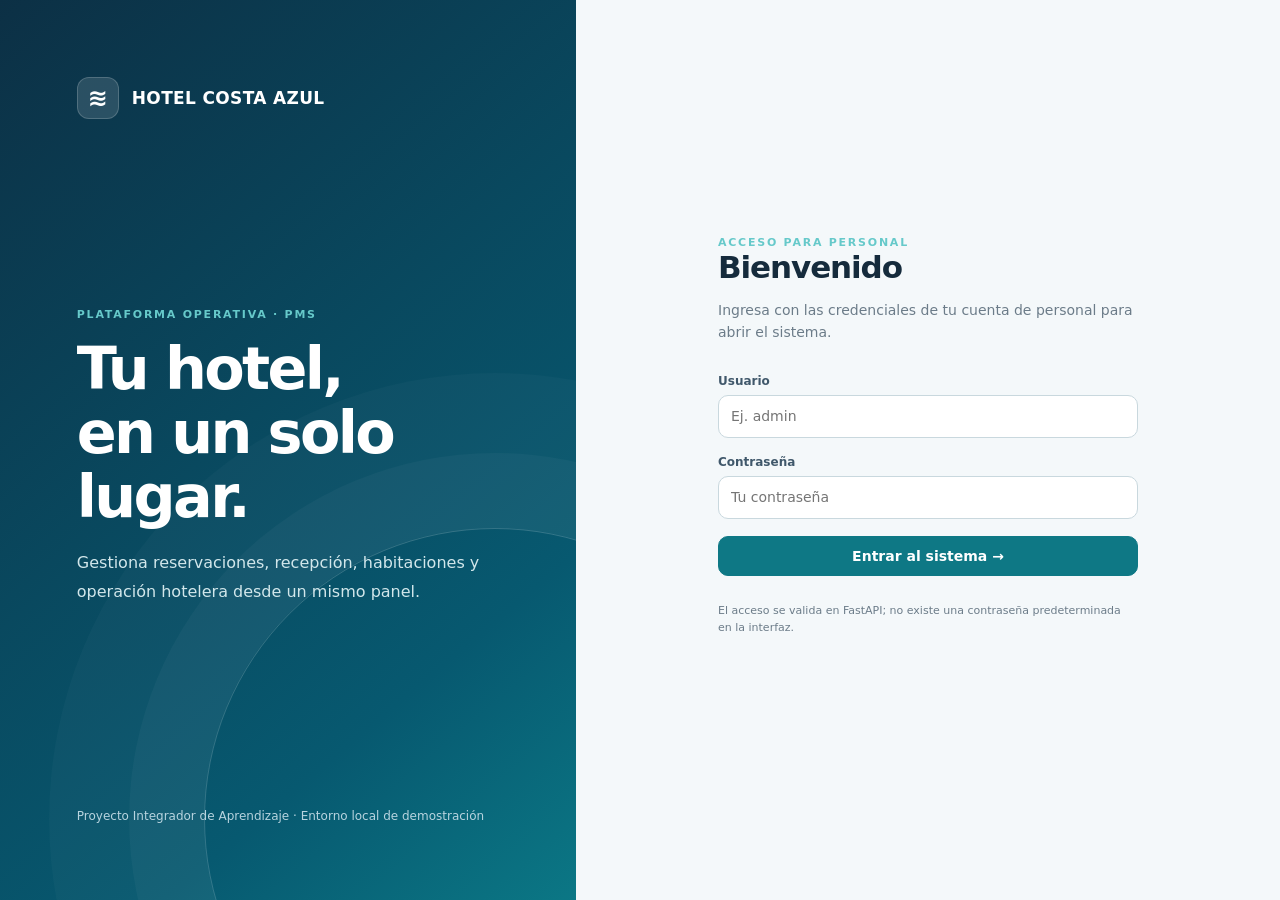
<file: frontend/index.html>
<!DOCTYPE html>
<html lang="es">
<head>
  <meta charset="UTF-8">
  <meta name="viewport" content="width=device-width, initial-scale=1.0">
  <meta name="theme-color" content="#11283b">
  <meta name="description" content="Panel de operación del Hotel Costa Azul. Interfaz de demostración del PIA.">
  <title>Hotel Costa Azul | Sistema PMS</title>
  <link rel="stylesheet" href="styles.css">
  <script defer src="validation.js"></script>
  <script defer src="app.js"></script>
</head>
<body>
  <div id="app" aria-live="polite">
    <div class="boot"><div class="spinner"></div><p>Iniciando Hotel Costa Azul...</p></div>
  </div>
</body>
</html>
</file>
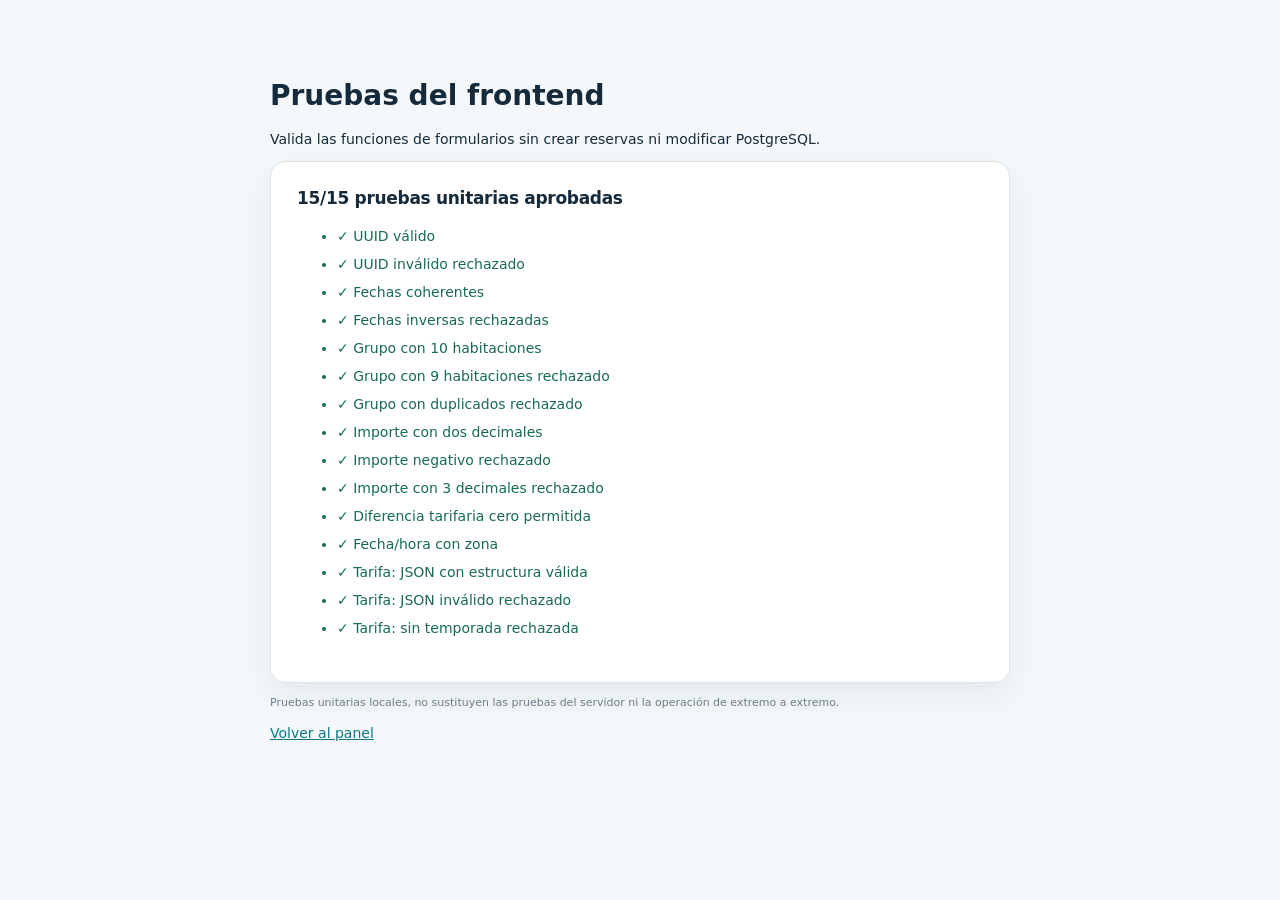
<file: frontend/tests.html>
<!DOCTYPE html>
<html lang="es"><head><meta charset="UTF-8"><meta name="viewport" content="width=device-width, initial-scale=1">
<title>Hotel Costa Azul · pruebas del frontend</title><link rel="stylesheet" href="styles.css"><script defer src="validation.js"></script><script defer src="tests.browser.js"></script></head>
<body><main style="max-width:780px;margin:40px auto;padding:20px"><h1>Pruebas del frontend</h1><p>Valida las funciones de formularios sin crear reservas ni modificar PostgreSQL.</p>
<div id="results" class="panel" role="status">Ejecutando...</div><p class="caption">Pruebas unitarias locales, no sustituyen las pruebas del servidor ni la operación de extremo a extremo.</p><p><a href="index.html">Volver al panel</a></p></main></body></html>
</file>
<file: frontend/styles.css>
:root{color-scheme:light;--ink:#152b3c;--ink2:#43576a;--muted:#6c7c89;--sea:#0e7885;--sea2:#dff2ef;--navy:#102839;--panel:#fff;--line:#dae4e9;--bg:#f4f8fa;--bad:#b53e43;--good:#167357;--warn:#a16b12;--shadow:0 12px 34px rgba(24,49,62,.07);font-family:Inter,"Segoe UI",system-ui,-apple-system,sans-serif;font-synthesis:none}
*{box-sizing:border-box}body{margin:0;color:var(--ink);background:var(--bg);font-size:14px}button,input,select,textarea{font:inherit}button{cursor:pointer}button:disabled{cursor:not-allowed;opacity:.54}a{color:var(--sea)}a:focus-visible,button:focus-visible,input:focus-visible,select:focus-visible,textarea:focus-visible{outline:3px solid #7cd3d7;outline-offset:2px}.boot{display:grid;place-content:center;text-align:center;min-height:85vh;color:var(--muted)}.spinner{width:34px;height:34px;border:3px solid #b8dbdf;border-top-color:var(--sea);border-radius:50%;animation:spin .8s linear infinite;margin:auto}@keyframes spin{to{transform:rotate(360deg)}}
.login-layout{min-height:100vh;display:grid;grid-template-columns:minmax(300px,45%) 1fr}.login-brand{background:linear-gradient(140deg,#0c3045,#075970 75%,#0b7785);color:white;display:flex;flex-direction:column;justify-content:space-between;padding:clamp(32px,6vw,86px);position:relative;overflow:hidden}.login-brand:before{content:"";width:580px;height:580px;border:1px solid rgba(255,255,255,.18);border-radius:50%;position:absolute;right:-210px;bottom:-210px;box-shadow:0 0 0 75px rgba(255,255,255,.03),0 0 0 155px rgba(255,255,255,.025)}.brand-mark{display:flex;align-items:center;gap:13px;font-size:17px;font-weight:800;letter-spacing:.02em}.brand-icon{display:inline-grid;place-items:center;background:rgba(255,255,255,.13);width:42px;height:42px;border:1px solid rgba(255,255,255,.18);border-radius:12px;font-size:24px}.login-slogan{z-index:1;max-width:540px}.eyebrow{font-size:11px;letter-spacing:.16em;text-transform:uppercase;font-weight:800;color:#66c9ca}.login-slogan h1{font-size:clamp(36px,4.6vw,64px);line-height:1.09;letter-spacing:-.045em;margin:16px 0 20px}.login-slogan p{font-size:16px;color:#d2e7eb;line-height:1.8}.login-bottom{font-size:12px;color:#b8d4df;z-index:1}.login-right{display:flex;align-items:center;justify-content:center;padding:30px}.login-card{width:min(100%,420px)}.login-card h2{font-size:31px;letter-spacing:-.035em;margin:0 0 10px}.login-card>p{color:var(--muted);line-height:1.6;margin-bottom:30px}.field{display:grid;gap:7px;min-width:0}.field label{font-size:12px;font-weight:750;color:#40586b}.field small{color:var(--muted)}.field input,.field select,.field textarea,input.control,select.control{border:1px solid #c9d8de;border-radius:10px;min-height:43px;padding:10px 12px;background:#fff;color:#173448;width:100%;outline-color:#4fb6ba}.field textarea{min-height:92px;resize:vertical}.fields{display:grid;grid-template-columns:repeat(auto-fit,minmax(180px,1fr));gap:14px}.fields.one{grid-template-columns:1fr}.form-stack{display:grid;gap:17px}.button,.btn{background:var(--sea);border:1px solid var(--sea);padding:11px 16px;color:#fff;border-radius:10px;font-weight:700;transition:.16s ease;text-decoration:none;display:inline-flex;gap:7px;align-items:center;justify-content:center}.button:hover,.btn:hover{background:#07636c;border-color:#07636c}.button.secondary,.btn.secondary{background:#fff;border-color:#b8d1d4;color:#176875}.button.secondary:hover{background:#f1faf9}.button.ghost,.btn.ghost{background:transparent;border-color:transparent;color:var(--ink2)}.button.ghost:hover{background:#e9f1f3}.button.danger,.btn.danger{background:#a9434b;border-color:#a9434b}.button.small,.btn.small{padding:7px 10px;font-size:12px;border-radius:8px}.button.wide{width:100%}.alert{border-radius:10px;border:1px solid #cfe4e8;padding:12px 14px;background:#f2fafa;color:#1e606a;line-height:1.55}.alert.error{border-color:#f0c6c9;background:#fff1f0;color:#8a2931}.alert.success{border-color:#b9ddce;background:#ebf8f1;color:#176447}.alert.warning{border-color:#ebd8a9;background:#fff9eb;color:#805c1b}.hidden{display:none!important}
.layout{display:flex;min-height:100vh}.sidebar{background:var(--navy);width:252px;min-width:252px;color:#eaf3f5;min-height:100vh;padding:23px 15px;display:flex;flex-direction:column;position:sticky;top:0;height:100vh}.sidebar .brand-mark{font-size:15px;padding:1px 8px 24px}.side-caption{font-size:10px;letter-spacing:.14em;font-weight:800;color:#82a6b4;text-transform:uppercase;margin:19px 14px 8px}.nav-list{display:grid;gap:3px}.nav-item{border:1px solid transparent;border-radius:10px;padding:12px 13px;color:#c5dae1;background:none;text-align:left;display:flex;align-items:center;gap:12px;width:100%;font-weight:650}.nav-item .nav-symbol{width:20px;font-size:17px;text-align:center}.nav-item:hover{background:#1d4156;color:#fff}.nav-item.active{background:#265367;color:#fff;border-color:#397082}.sidebar-spacer{flex:1}.side-account{padding:14px 13px;border:1px solid #3a5664;background:#173646;border-radius:12px}.side-account strong{display:block;margin-bottom:5px}.side-account span{font-size:11px;color:#aed2d9;display:block;overflow-wrap:anywhere}.side-logout{margin-top:12px;width:100%;background:#254656;color:#e5eff1;border:1px solid #375869;border-radius:9px;padding:10px}.side-logout:hover{background:#34576b}.main{flex:1;min-width:0}.topbar{height:76px;background:rgba(255,255,255,.9);border-bottom:1px solid #e3edf0;padding:0 clamp(20px,3vw,42px);display:flex;align-items:center;justify-content:space-between;gap:12px}.topbar strong{font-size:15px}.topbar .subtle{font-size:11px;color:var(--muted)}.top-right{display:flex;gap:10px;align-items:center}.avatar{width:36px;height:36px;border-radius:50%;background:#dcefea;color:#18535c;display:grid;place-items:center;font-weight:900}.status-indicator{display:inline-flex;gap:6px;align-items:center;font-size:11px;color:var(--muted)}.status-indicator i{width:8px;height:8px;border-radius:50%;background:#8bbab7}.content{padding:clamp(20px,3vw,42px);max-width:1380px;margin:auto}.page-heading{margin:0 0 26px}.page-heading h1{font-size:clamp(24px,3vw,33px);margin:0 0 9px;letter-spacing:-.045em}.page-heading p{margin:0;color:var(--muted);line-height:1.6}.stack{display:grid;gap:22px}.row{display:flex;align-items:center;gap:12px;flex-wrap:wrap}.row.end{justify-content:flex-end}.row.between{justify-content:space-between}.cards{display:grid;grid-template-columns:repeat(3,minmax(0,1fr));gap:17px}.metric{background:var(--panel);border:1px solid var(--line);border-radius:15px;padding:20px;box-shadow:var(--shadow)}.metric .micro{font-size:12px;color:var(--muted);font-weight:750}.metric strong{display:block;font-size:29px;font-weight:850;letter-spacing:-.045em;margin-top:12px}.metric .foot{font-size:11px;color:#71909a;margin-top:9px}.panel{background:#fff;border:1px solid var(--line);border-radius:15px;padding:clamp(16px,2.4vw,26px);box-shadow:var(--shadow);min-width:0}.panel h2{font-size:17px;letter-spacing:-.018em;margin:0 0 7px}.panel-desc{color:var(--muted);font-size:12px;margin:0 0 22px;line-height:1.6}.panel h3{font-size:14px;margin:8px 0 17px}.two-col{display:grid;grid-template-columns:minmax(0,1.15fr) minmax(290px,.85fr);gap:20px;align-items:start}.section-divider{border:0;border-top:1px solid var(--line);margin:22px 0}.table-scroll{overflow:auto;border:1px solid #e4edf0;border-radius:11px}.data-table{width:100%;border-collapse:collapse;min-width:550px}.data-table th,.data-table td{padding:13px 15px;border-bottom:1px solid #e7eff1;text-align:left;font-size:12px;vertical-align:middle}.data-table thead{background:#f7fafb}.data-table th{color:#687e8e;text-transform:uppercase;font-size:10px;letter-spacing:.07em}.data-table tr:last-child td{border-bottom:0}.data-table td{color:#294454}.muted{color:var(--muted)}.pill{border-radius:999px;font-size:10px;font-weight:800;letter-spacing:.02em;padding:6px 10px;background:#e7eef1;color:#425b68;display:inline-flex}.pill.green{background:#dff4e9;color:#176b50}.pill.amber{background:#fff0cb;color:#926b1e}.pill.red{background:#fbe7e6;color:#9e383c}.pill.blue{background:#e2eff8;color:#26618e}.empty{padding:24px;text-align:center;color:var(--muted);line-height:1.6;background:#f8fbfc;border:1px dashed #cfdee4;border-radius:10px}.log{white-space:pre-wrap;background:#102b3d;color:#e3f7f4;padding:17px;border-radius:10px;font:12px/1.7 Consolas,"Courier New",monospace;overflow:auto;max-height:400px}.kbd{font:12px Consolas,monospace;padding:2px 5px;background:#e9f2f3;border-radius:4px}.info-banner{background:linear-gradient(120deg,#0e5462,#167985);color:white;padding:24px;border-radius:15px}.info-banner h2{margin:0 0 7px;font-size:24px}.info-banner p{color:#d9f6f3;font-size:13px;margin:0;line-height:1.8}.checkline{display:flex;align-items:center;gap:9px;font-size:12px}.checkline input{width:16px;height:16px;accent-color:var(--sea)}.inline-actions{display:flex;gap:7px;flex-wrap:wrap}.nowrap{white-space:nowrap}.mono{font-family:Consolas,monospace;font-size:12px;overflow-wrap:anywhere}.caption{font-size:11px;color:var(--muted);line-height:1.6}.toast{position:fixed;bottom:24px;right:24px;max-width:min(440px,calc(100vw - 35px));background:#143748;color:white;z-index:30;padding:15px 19px;border-radius:12px;box-shadow:0 20px 55px #0003;font-size:13px;line-height:1.5}.toast.error{background:#912f3b}.toast.success{background:#145f4a}.toast[hidden]{display:none}.toolbar{display:flex;align-items:end;gap:12px;flex-wrap:wrap}.toolbar .field{min-width:145px;flex:1}.kbd-note{font-size:12px;color:#5b7381;background:#f5fafb;border:1px solid #e1ebef;border-radius:10px;padding:12px 14px}.logo-wave{font-size:20px;line-height:1}.actions-cell{white-space:nowrap}
@media(max-width:1050px){.cards{grid-template-columns:repeat(2,minmax(0,1fr))}.two-col{grid-template-columns:1fr}.sidebar{width:218px;min-width:218px}}@media(max-width:710px){.login-layout{grid-template-columns:1fr}.login-brand{min-height:230px;padding:25px}.login-slogan h1{font-size:34px}.login-bottom{display:none}.login-right{padding:35px 22px}.sidebar{width:65px;min-width:65px;padding:14px 7px}.sidebar .brand-mark{justify-content:center;font-size:0;padding:0 0 20px}.sidebar .brand-icon{font-size:21px}.side-caption,.nav-item .nav-label,.side-account,.side-logout{display:none}.nav-item{justify-content:center;padding:11px 4px}.nav-item .nav-symbol{font-size:21px}.content{padding:17px}.topbar{height:66px;padding:0 18px}.cards{grid-template-columns:1fr}.fields{grid-template-columns:1fr}.panel{padding:17px}}@media(prefers-reduced-motion:reduce){*{animation:none!important;transition:none!important}}
/* Etapa 2: menú extendido y formularios nuevos; se mantiene diseño de etapa 1. */
.sidebar{max-height:100vh;overflow-y:auto;overscroll-behavior:contain;scrollbar-width:thin}
.nav-list{padding-bottom:16px}
textarea.mono{font:12px/1.55 Consolas,"Courier New",monospace;tab-size:2;min-height:250px;white-space:pre}
.two-col>.panel,.two-col>.stack{min-width:0}
.data-table td{overflow-wrap:anywhere}
@media (max-width:710px){.sidebar{max-height:100vh}.nav-list{padding-bottom:5px}}
</file>
